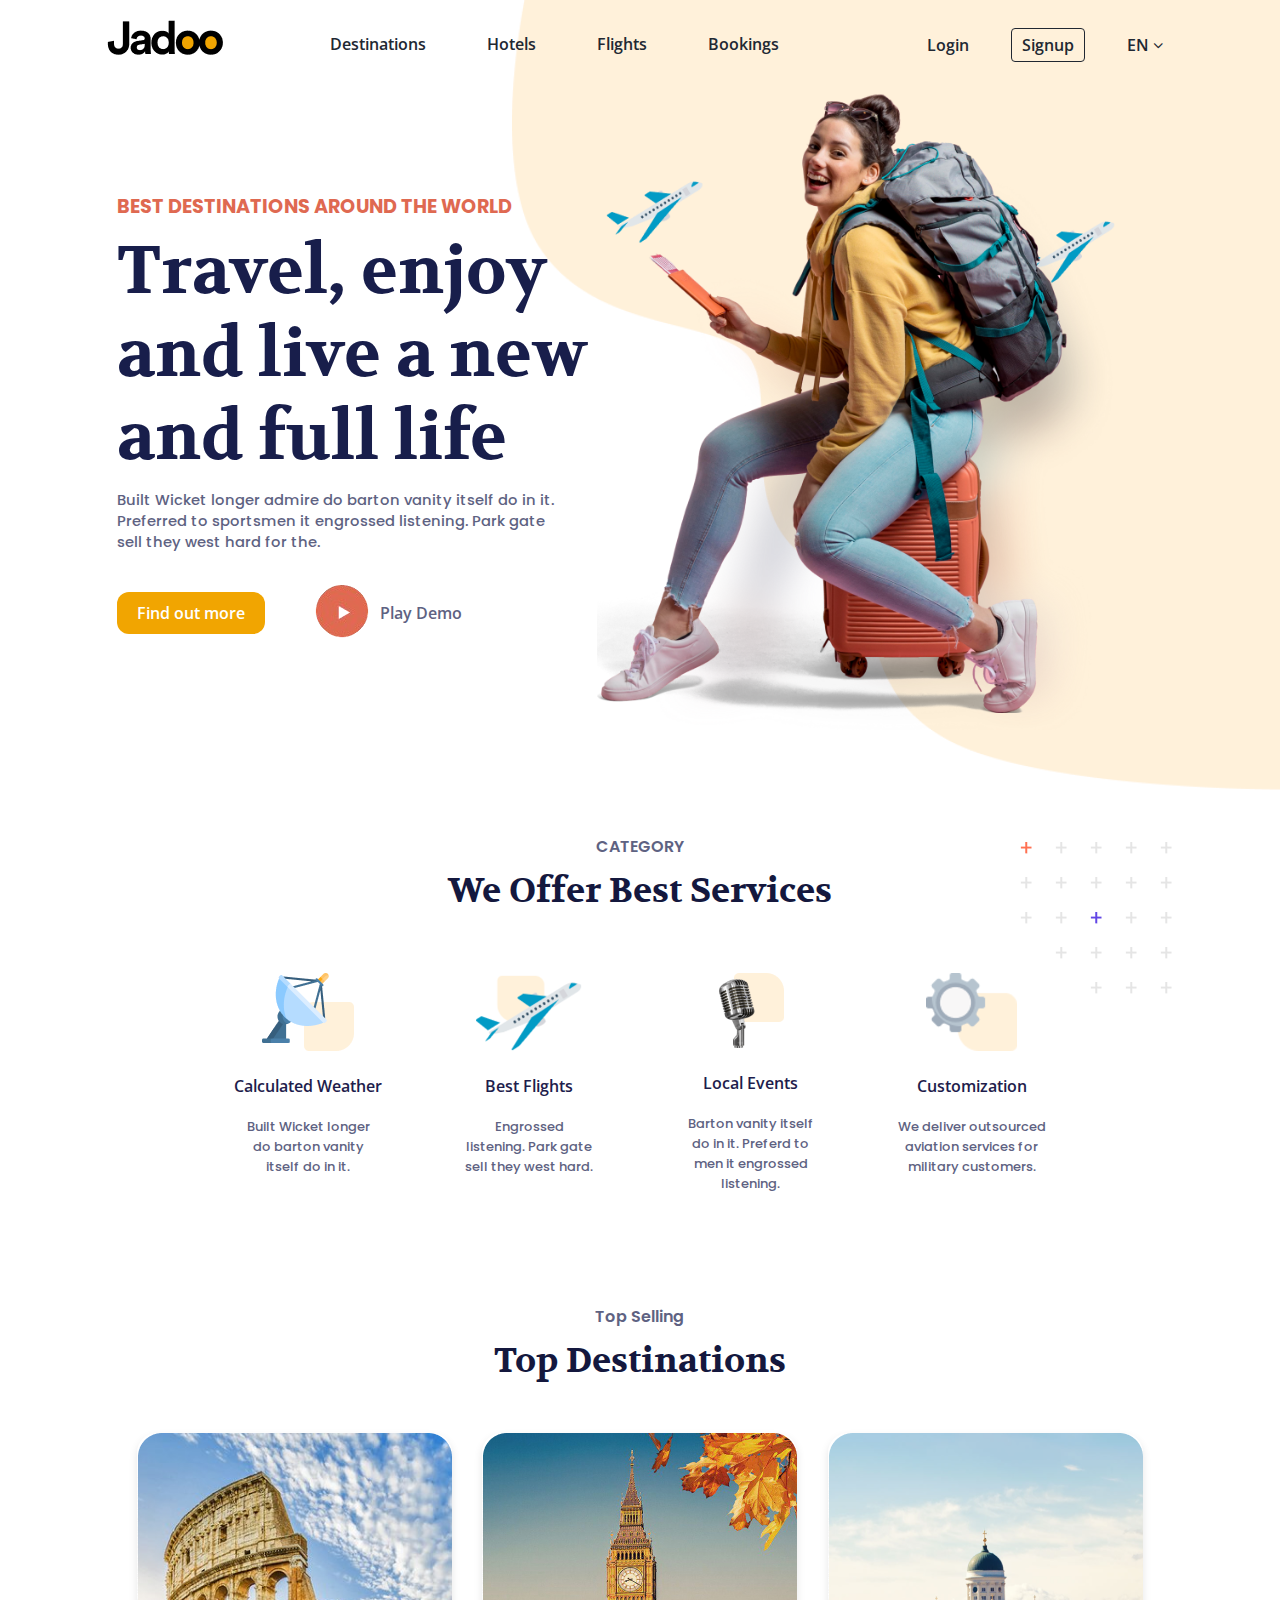
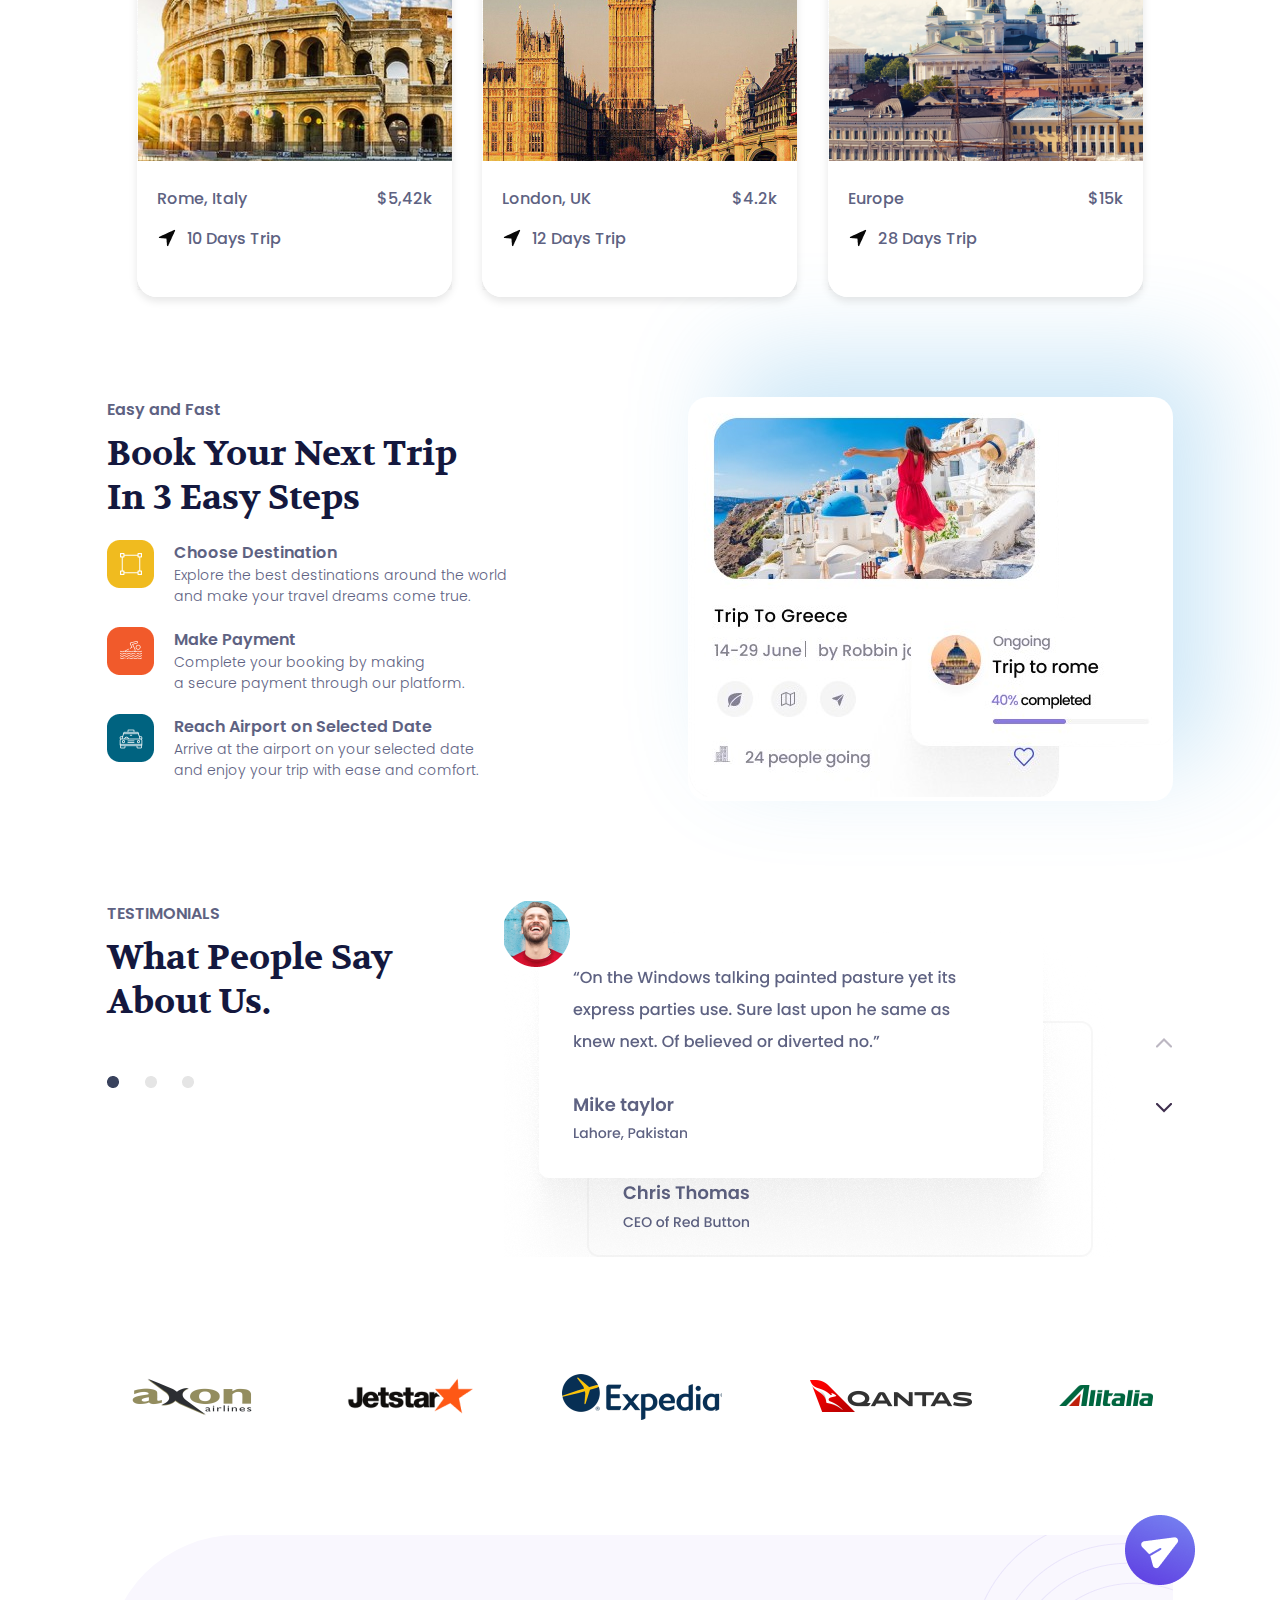
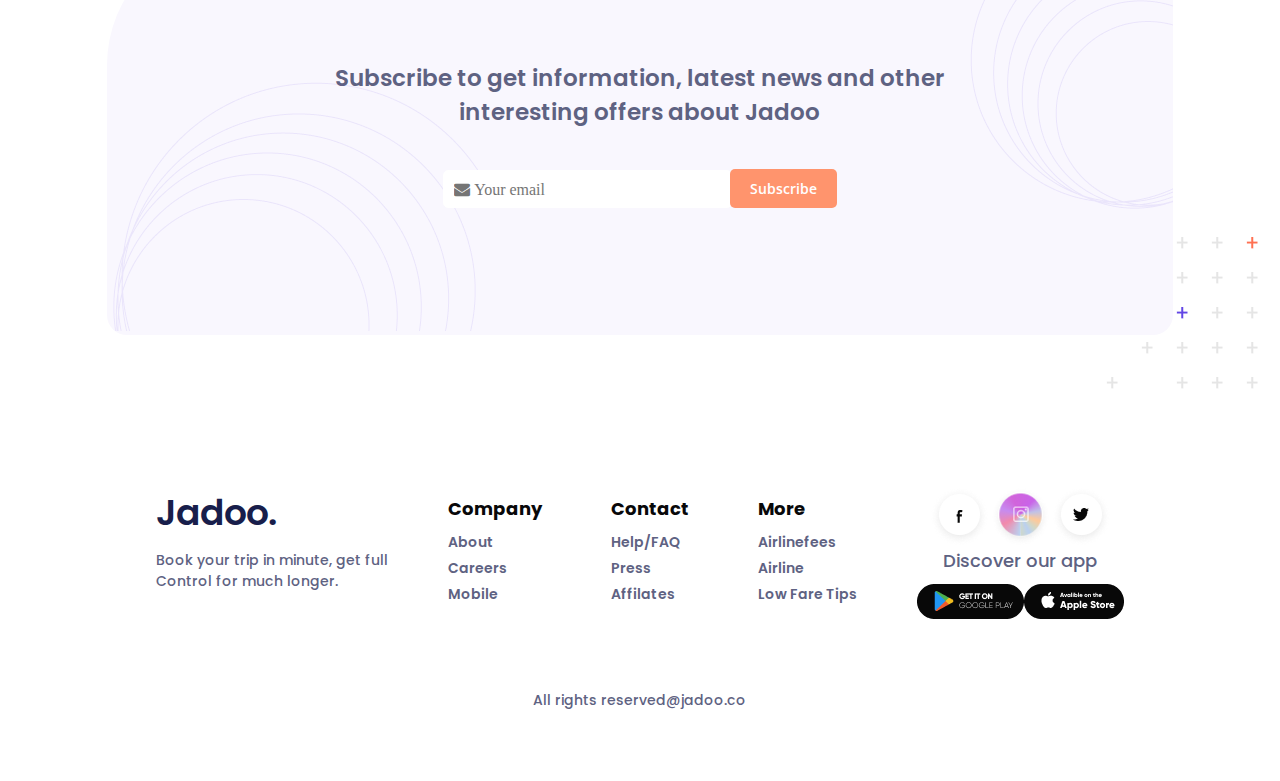
<file: figma-clone/index.html>
<!DOCTYPE html>
<html lang="en">
  <head>
    <meta charset="UTF-8" />
    <meta name="viewport" content="width=device-width, initial-scale=1.0" />
    <title>Jadoo expo</title>
    <link rel="stylesheet" href="./css/style.css" />
    <link
      rel="stylesheet"
      href="https://cdnjs.cloudflare.com/ajax/libs/font-awesome/4.7.0/css/font-awesome.min.css"
    />
  </head>
  <body>
    <div class="container main-container">
      <header>
        <div class="inner-container header-container">
          <nav class="nav-bar dis-fl">
            <div class="logo">
              <a href="#">
                <img src="./images/logo.png" alt="logo" />
              </a>
            </div>
            <div class="nav-menu-container dis-fl">
              <div class="nav-menu">
                <ul class="nav-menu-list dis-fl open-sans-semibold">
                  <li class="nav-menu-item"><a href="#">Destinations</a></li>
                  <li class="nav-menu-item"><a href="#">Hotels</a></li>
                  <li class="nav-menu-item"><a href="#">Flights</a></li>
                  <li class="nav-menu-item"><a href="#">Bookings</a></li>
                  <li class="nav-menu-item menu-button"><a href="#"><img src="./images/menu.png" alt="menu.png"></a></li>
                </ul>
              </div>
              <div class="left-nav-container">
                <ul class="nav-login-list dis-fl open-sans-semibold">
                  <li class="nav-login-item"><a href="#">Login</a></li>
                  <li class="nav-login-item border"><a href="#">Signup</a></li>
                  <li class="nav-login-item">
                    <a href="#">EN <i class="fa fa-angle-down"></i></a>
                  </li>
                  <li class="nav-login-item user-icon-img">
                    <img src="./images/user-icon.png" alt="user-icon.png" />
                  </li>
                </ul>
              </div>
            </div>
          </nav>
        </div>
      </header>
      <main>
        <div class="inner-container landing-container">
          <div class="text-container">
            <div class="text-1 poppins-bold">
              <p>BEST DESTINATIONS AROUND THE WORLD</p>
            </div>
            <div class="text-2 volkhov-bold">
              <p>Travel, enjoy<br />and live a new<br />and full life</p>
            </div>
            <div class="text-3 poppins-normal">
              <p>
                Built Wicket longer admire do barton vanity itself do in it.<br />
                Preferred to sportsmen it engrossed listening. Park gate<br />
                sell they west hard for the.
              </p>
            </div>
            <div class="text-bottom-container">
              <div class="find-out-more open-sans-semibold">
                <a href="#">Find out more</a>
              </div>
              <div class="play-demo-button">
                <a href="#"
                  ><img src="./images/play-button.png" alt="play-button"
                /></a>
              </div>
              <div class="play-demo open-sans-semibold">
                <a href="#">Play Demo</a>
              </div>
            </div>
          </div>
          <div class="image-container">
            <img
              src="./images/traveller-fit.png"
              alt="Travel Image"
              class="travel-image"
            />
          </div>
        </div>

        <div class="inner-container service-container">
          <div class="service-heading-container">
            <div class="service-heading-1 poppins-semibold">
              <p>CATEGORY</p>
            </div>
            <div class="service-heading-2 volkhov-bold">
              <p>We Offer Best Services</p>
            </div>
          </div>
          <div class="service-body-container">
            <div class="service-1">
              <div class="service-1-logo">
                <img src="./images/calculated-weather.png" alt="weather.png" />
              </div>
              <div class="service-1-heading open-sans-semibold">
                <p>Calculated Weather</p>
              </div>
              <div class="service-1-content poppins-normal">
                <p>Built Wicket longer do barton vanity itself do in it.</p>
              </div>
            </div>
            <div class="service-2">
              <div class="service-2-logo">
                <img src="./images/best-flights-1.png" alt="best-flights.png" />
              </div>
              <div class="service-2-heading open-sans-semibold">
                <p>Best Flights</p>
              </div>
              <div class="service-2-content poppins-normal">
                <p>Engrossed listening. Park gate sell they west hard.</p>
              </div>
            </div>
            <div class="service-3">
              <div class="service-3-logo">
                <img src="./images/local-events.png" alt="local-events.png" />
              </div>
              <div class="service-3-heading open-sans-semibold">
                <p>Local Events</p>
              </div>
              <div class="service-3-content poppins-normal">
                <p>
                  Barton vanity itself do in it. Preferd to men it engrossed
                  listening.
                </p>
              </div>
            </div>
            <div class="service-4">
              <div class="service-4-logo">
                <img
                  src="./images/customization-1.png"
                  alt="customization.png"
                />
              </div>
              <div class="service-4-heading open-sans-semibold">
                <p>Customization</p>
              </div>
              <div class="service-4-content poppins-normal">
                <p>
                  We deliver outsourced aviation services for military
                  customers.
                </p>
              </div>
            </div>
          </div>
        </div>

        <div class="inner-container destination-container">
          <div class="destination-heading-container">
            <div class="destination-heading-1 poppins-semibold">
              <p>Top Selling</p>
            </div>
            <div class="destination-heading-2 volkhov-bold">
              <p>Top Destinations</p>
            </div>
          </div>
          <div class="destination-body-container poppins-normal">
            <div class="destination-1">
              <div class="destination-1-image">
                <img src="./images/rome-fit.png" alt="rome.png" />
                <div class="destination-info">
                  <div class="destination-header">
                    <p class="destination-name">Rome, Italy</p>
                    <p class="destination-price">$5,42k</p>
                  </div>
                  <div class="destination-footer">
                    <img src="./images/navigation.png" alt="nav.png" />
                    <p>10 Days Trip</p>
                  </div>
                </div>
              </div>
            </div>
            <div class="destination-2">
              <div class="destination-2-image">
                <img src="./images/london-fit.png" alt="london.png" />
                <div class="destination-info">
                  <div class="destination-header">
                    <p class="destination-name">London, UK</p>
                    <p class="destination-price">$4.2k</p>
                  </div>
                  <div class="destination-footer">
                    <img src="./images/navigation.png" alt="nav.png" />
                    <p>12 Days Trip</p>
                  </div>
                </div>
              </div>
            </div>
            <div class="destination-3">
              <div class="destination-3-image">
                <img src="./images/europe-fit.png" alt="europe.png" />
                <div class="destination-info">
                  <div class="destination-header">
                    <p class="destination-name">Europe</p>
                    <p class="destination-price">$15k</p>
                  </div>
                  <div class="destination-footer">
                    <img src="./images/navigation.png" alt="nav.png" />
                    <p>28 Days Trip</p>
                  </div>
                </div>
              </div>
            </div>
          </div>
        </div>

        <div class="inner-container waystobook-container">
          <div class="waystobook-content-container">
            <div class="waystobook-heading">
              <div class="waystobook-heading-1 poppins-semibold">
                <p>Easy and Fast</p>
              </div>
              <div class="waystobook-heading-2 volkhov-bold">
                <p>
                  Book Your Next Trip <br />
                  In 3 Easy Steps
                </p>
              </div>
            </div>
            <div class="waystobook-body">
              <div class="waystobook-content">
                <div class="content-1">
                  <div class="content-1-icon">
                    <img src="./images/content-1.png" alt="destination.png" />
                  </div>
                  <div class="content-1-text">
                    <div class="content-1-text-heading poppins-semibold">
                      <p>Choose Destination</p>
                    </div>
                    <div class="content-1-text-body poppins-normal">
                      <p>
                        Explore the best destinations around the world<br />
                        and make your travel dreams come true.
                      </p>
                    </div>
                  </div>
                </div>
                <div class="content-2">
                  <div class="content-2">
                    <div class="content-2-icon">
                      <img src="./images/content-2.png" alt="adventure.png" />
                    </div>
                    <div class="content-2-text">
                      <div class="content-2-text-heading poppins-semibold">
                        <p>Make Payment</p>
                      </div>
                      <div class="content-2-text-body poppins-normal">
                        <p>
                          Complete your booking by making<br />
                          a secure payment through our platform.
                        </p>
                      </div>
                    </div>
                  </div>
                </div>
                <div class="content-3">
                  <div class="content-3">
                    <div class="content-3-icon">
                      <img src="./images/content-3.png" alt="experience.png" />
                    </div>
                    <div class="content-3-text">
                      <div class="content-3-text-heading poppins-semibold">
                        <p>Reach Airport on Selected Date</p>
                      </div>
                      <div class="content-3-text-body poppins-normal">
                        <p>
                          Arrive at the airport on your selected date<br />
                          and enjoy your trip with ease and comfort.
                        </p>
                      </div>
                    </div>
                  </div>
                </div>
              </div>
            </div>
          </div>

          <div class="waystobook-image">
            <img
              src="./images/trip-to-greece-fit.png"
              alt="trip-to-greece.png"
            />
          </div>
        </div>

        <div class="inner-container testimonials-container">
          <div class="testimonials-heading-container">
            <div class="testimonials-heading">
              <div class="testimonials-heading-1 poppins-semibold">
                <p>TESTIMONIALS</p>
              </div>
              <div class="testimonials-heading-2 volkhov-bold">
                <p>What People Say<br />About Us.</p>
              </div>
            </div>
            <div class="testimonials-dots">
              <div class="dots">
                <img src="./images/dots.png" alt="dots.png" />
              </div>
            </div>
          </div>
          <div class="testimonials-body-container">
            <img src="./images/about-us-fit.png" alt="about-us.png" />
          </div>
        </div>

        <div class="inner-container client-container">
          <div class="client-body">
            <div class="client-1">
              <img src="./images/client-1.png" alt="client-1.png" />
            </div>
            <div class="client-2">
              <img src="./images/client-2.png" alt="client-2.png" />
            </div>
            <div class="client-3">
              <img src="./images/client-3.png" alt="client-3.png" />
            </div>
            <div class="client-4">
              <img src="./images/client-4.png" alt="client-4.png" />
            </div>
            <div class="client-5">
              <img src="./images/client-5.png" alt="client-5.png" />
            </div>
          </div>
        </div>

        <div class="inner-container subscribe-container">
          <div class="subscribe-text poppins-semibold">
            <p>
              Subscribe to get information, latest news and other<br />
              interesting offers about Jadoo
            </p>
          </div>
          <div class="subscribe-input">
            <div class="email-input open-sans-semibold">
              <input
                type="email"
                placeholder="&#xf0e0; Your email"
                class="email-field"
              />
            </div>
            <div class="subscribe-submit">
              <button type="submit" class="subscribe-button open-sans-semibold">
                Subscribe
              </button>
            </div>
          </div>
          <div class="spiral-1">
            <img src="./images/spiral-1-fit.png" alt="spiral-1.png" />
          </div>
          <div class="spiral-2">
            <img src="./images/spiral-2-fit.png" alt="spiral-2.png" />
          </div>
          <div class="arrow-image">
            <img src="./images/arrow-icon.png" alt="arrow-icon.png" />
          </div>
          <div class="subscribe-bg-image">
            <img src="./images/subscribe-bg.png" alt="subscribe-bg.png" />
          </div>
        </div>
      </main>
      <footer>
        <div class="inner-container footer-container">
          <div class="footer-col-1">
            <div class="footer-col-1-row-1 poppins-semibold">
              <p>Jadoo.</p>
            </div>
            <div class="footer-col-1-row-2 poppins-normal">
              <p>
                Book your trip in minute, get full<br />Control for much longer.
              </p>
            </div>
          </div>
          <div class="footer-col-2">
            <div class="footer-col-2-row-1 poppins-bold">
              <p>Company</p>
            </div>
            <div class="footer-col-2-row-2 poppins-semibold">
              <p>About</p>
              <p>Careers</p>
              <p>Mobile</p>
            </div>
          </div>
          <div class="footer-col-3">
            <div class="footer-col-3-row-1 poppins-bold">
              <p>Contact</p>
            </div>
            <div class="footer-col-3-row-2 poppins-semibold">
              <p>Help/FAQ</p>
              <p>Press</p>
              <p>Affilates</p>
            </div>
          </div>
          <div class="footer-col-4">
            <div class="footer-col-4-row-1 poppins-bold">
              <p>More</p>
            </div>
            <div class="footer-col-4-row-2 poppins-semibold">
              <p>Airlinefees</p>
              <p>Airline</p>
              <p>Low Fare Tips</p>
            </div>
          </div>
          <div class="footer-col-5">
            <div class="footer-col-5-row-1 dis-fl">
              <img src="./images/fb.png" alt="fb.png" />
              <img src="./images/instagram.png" alt="instagram.png" />
              <img src="./images/x.png" alt="twitter.png" />
            </div>
            <div class="footer-col-5-row-2 poppins-normal">
              <p>Discover our app</p>
            </div>
            <div class="footer-col-5-row-3 dis-fl">
              <img src="./images/google-play.png" alt="google-play.png" />
              <img src="./images/apple-store.png" alt="apple-store.png" />
            </div>
          </div>
        </div>
        <div class="inner-container license-container poppins-normal">
          <p>All rights reserved@jadoo.co</p>
        </div>
      </footer>
    </div>
  </body>
</html>
</file>
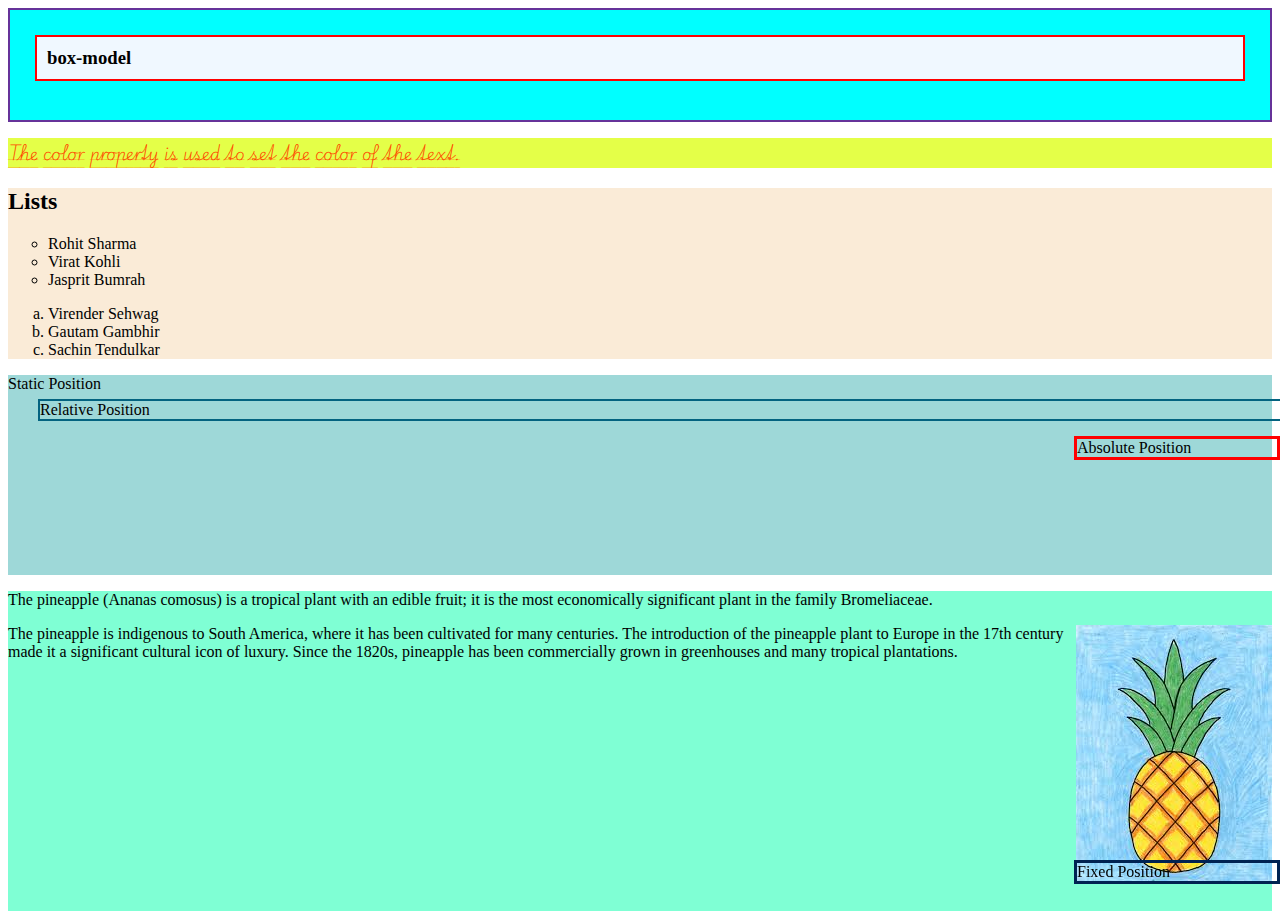
<file: day1/task-1.html>
<!DOCTYPE html>
<html lang="en">
  <head>
    <meta charset="UTF-8" />
    <meta name="viewport" content="width=device-width, initial-scale=1.0" />
    <title>TASK-1</title>
    <link rel="stylesheet" href="./css/box-model.css" />
    <link rel="stylesheet" href="./css/fonts.css" />
    <link rel="stylesheet" href="./css/lists.css" />
    <link rel="stylesheet" href="./css/positions.css" />
    <link rel="stylesheet" href="./css/float.css" />
  </head>
  <body>
    <!--Box Model-->
    <div class="box-model">
      <h3>box-model</h3>
    </div>

    <!--Fonts-->
    <div class="fonts">
      <p id="text-color">
        The color property is used to set the color of the text.
      </p>
    </div>

    <!--Lists-->
    <div class="lists">
      <h2>Lists</h2>
      <!--Unordered List-->
      <div class="ul-class">
        <ul class="ul">
          <li>Rohit Sharma</li>
          <li>Virat Kohli</li>
          <li>Jasprit Bumrah</li>
        </ul>
      </div>
      <!--Ordered List-->
      <div class="ol-class">
        <ol class="ol">
          <li>Virender Sehwag</li>
          <li>Gautam Gambhir</li>
          <li>Sachin Tendulkar</li>
        </ol>
      </div>
    </div>

    <!--Position-->
    <div class="position">
      <p class="static">Static Position</p>
      <p class="relative">Relative Position</p>
      <p class="fixed">Fixed Position</p>
      <p class="absolute">Absolute Position</p>
    </div>

    <!--Float-->
    <div class="float">
      <p>
        The pineapple (Ananas comosus) is a tropical plant with an edible fruit;
        it is the most economically significant plant in the family
        Bromeliaceae.
      </p>
      <p>
        <img
          class="pineapple-image"
          src="./images/pineapple.jpeg"
          alt="pineapple.jpeg"
        />
        The pineapple is indigenous to South America, where it has been
        cultivated for many centuries. The introduction of the pineapple plant
        to Europe in the 17th century made it a significant cultural icon of
        luxury. Since the 1820s, pineapple has been commercially grown in
        greenhouses and many tropical plantations.
      </p>
    </div>
  </body>
</html>
</file>
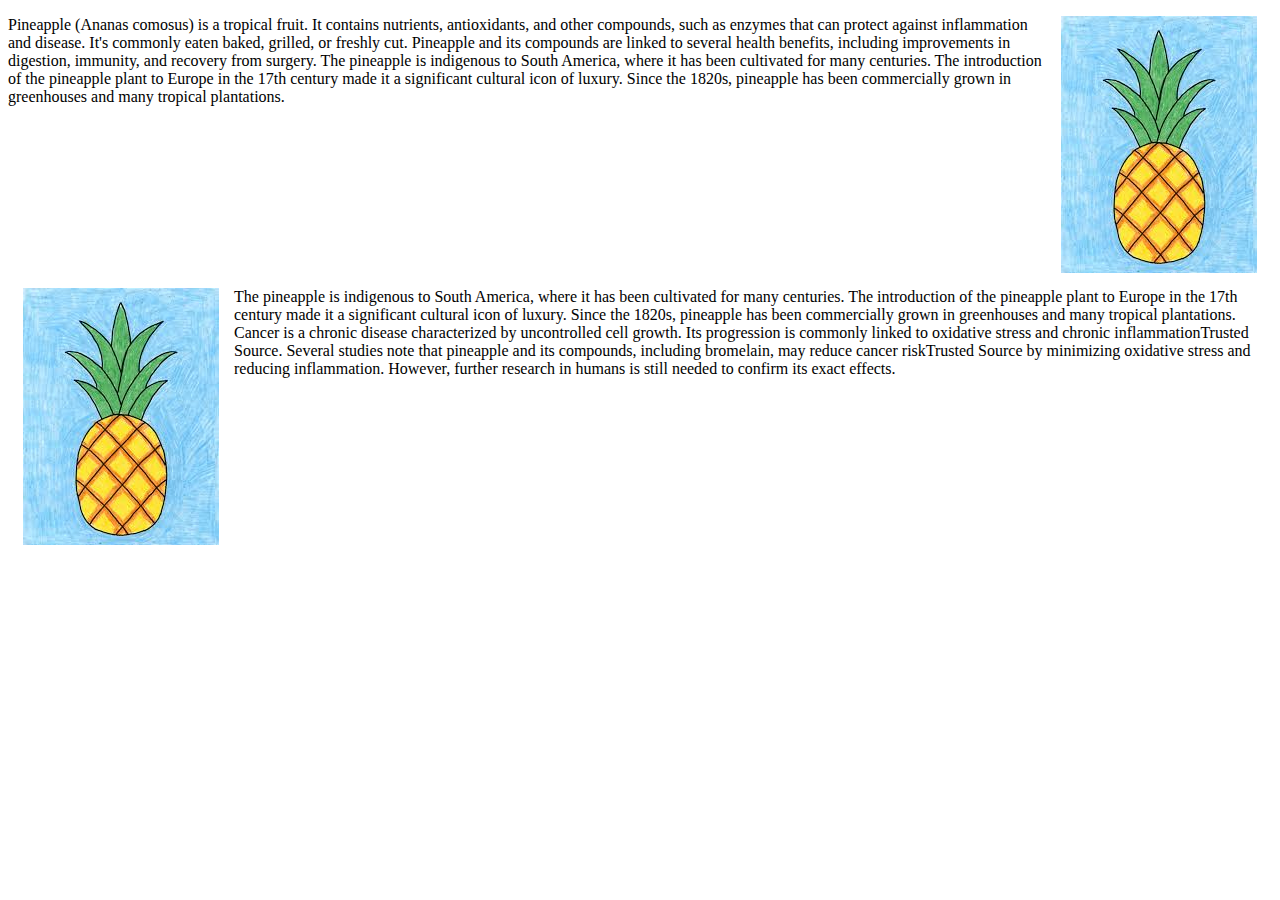
<file: task-2/float.html>
<!DOCTYPE html>
<html lang="en">
  <head>
    <meta charset="UTF-8" />
    <meta name="viewport" content="width=device-width, initial-scale=1.0" />
    <title>Float</title>
    <link rel="stylesheet" href="./css/style.css" />
  </head>
  <body>
    <div class="div-1">
      <p class="p1">
        <img
          class="pineapple-right"
          src="./images/pineapple.jpeg"
          alt="pineapple.jpeg"
        />
        Pineapple (Ananas comosus) is a tropical fruit. It contains nutrients,
        antioxidants, and other compounds, such as enzymes that can protect
        against inflammation and disease. It's commonly eaten baked, grilled, or
        freshly cut. Pineapple and its compounds are linked to several health
        benefits, including improvements in digestion, immunity, and recovery
        from surgery. The pineapple is indigenous to South America, where it has
        been cultivated for many centuries. The introduction of the pineapple
        plant to Europe in the 17th century made it a significant cultural icon
        of luxury. Since the 1820s, pineapple has been commercially grown in
        greenhouses and many tropical plantations.
      </p>
    </div>
    <div class="div-2">
      <p class="p2">
        <img
          class="pineapple-left"
          src="./images/pineapple.jpeg"
          alt="pineapple.jpeg"
        />
        The pineapple is indigenous to South America, where it has been
        cultivated for many centuries. The introduction of the pineapple plant
        to Europe in the 17th century made it a significant cultural icon of
        luxury. Since the 1820s, pineapple has been commercially grown in
        greenhouses and many tropical plantations. Cancer is a chronic disease
        characterized by uncontrolled cell growth. Its progression is commonly
        linked to oxidative stress and chronic inflammationTrusted Source.
        Several studies note that pineapple and its compounds, including
        bromelain, may reduce cancer riskTrusted Source by minimizing oxidative
        stress and reducing inflammation. However, further research in humans is
        still needed to confirm its exact effects.
      </p>
    </div>
  </body>
</html>
</file>
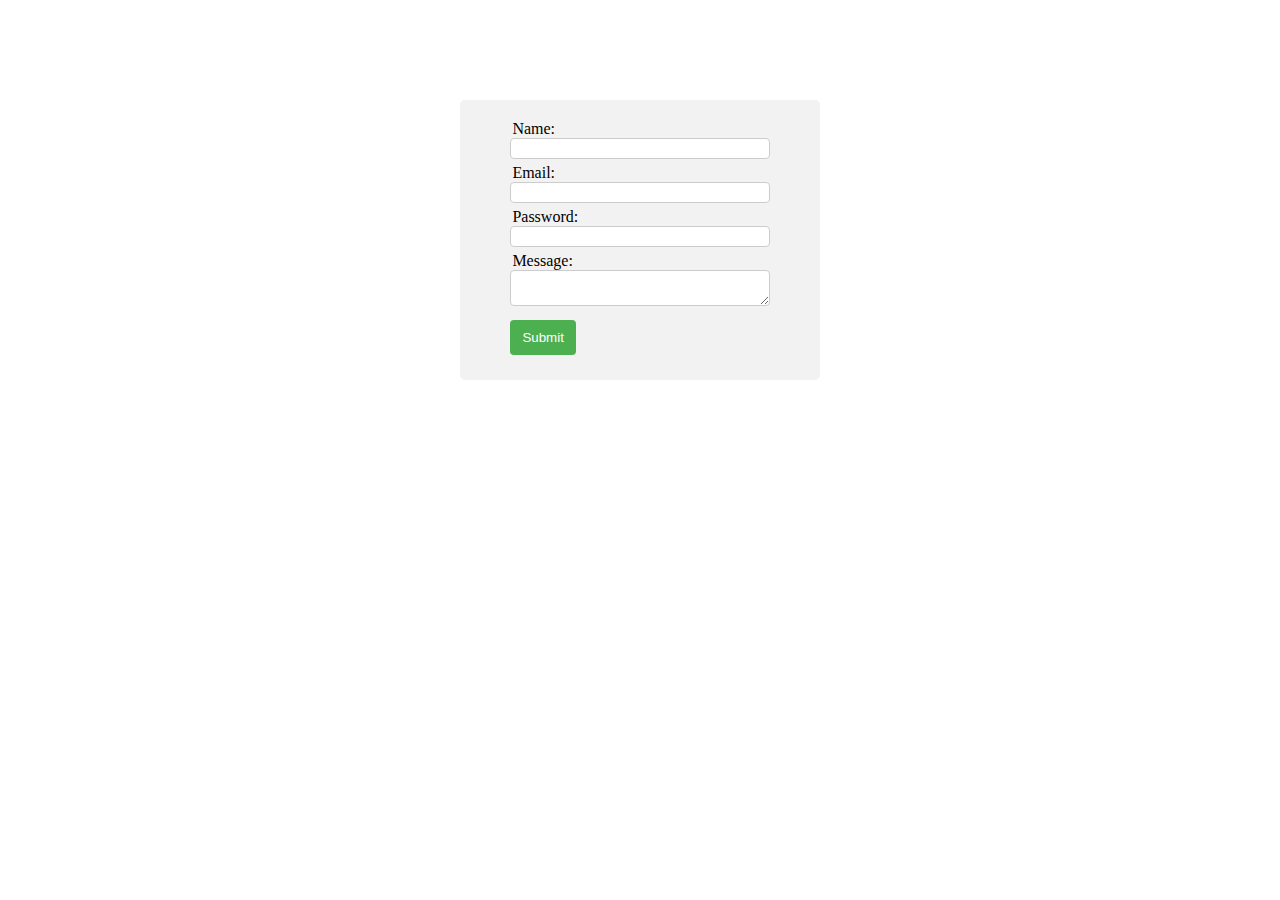
<file: task-2/form.html>
<!DOCTYPE html>
<html lang="en">
<head>
    <meta charset="UTF-8">
    <meta name="viewport" content="width=device-width, initial-scale=1.0">
    <title>Form</title>
    <link rel="stylesheet" href="css/form.css">
</head>
<body>
    <main>
        <div class="form-container">
            <div class="form-body">
                <form action="/submit" method="post">
                    <div class="form-group">
                        <label for="name">Name:</label>
                        <input type="text" id="name" name="name" required>
                    </div>
                    <div class="form-group">
                        <label for="email">Email:</label>
                        <input type="email" id="email" name="email" required>
                    </div>
                    <div class="form-group">
                        <label for="password">Password:</label>
                        <input type="password" id="password" name="password" required></password>
                    </div>
                    <div class="form-group">
                        <label for="message">Message:</label>
                        <textarea id="message" name="message" required></textarea>
                    </div>
                    <button type="submit">Submit</button>
                </form>
            </div>
        </div>
    </main>
</body>
</html>
</file>
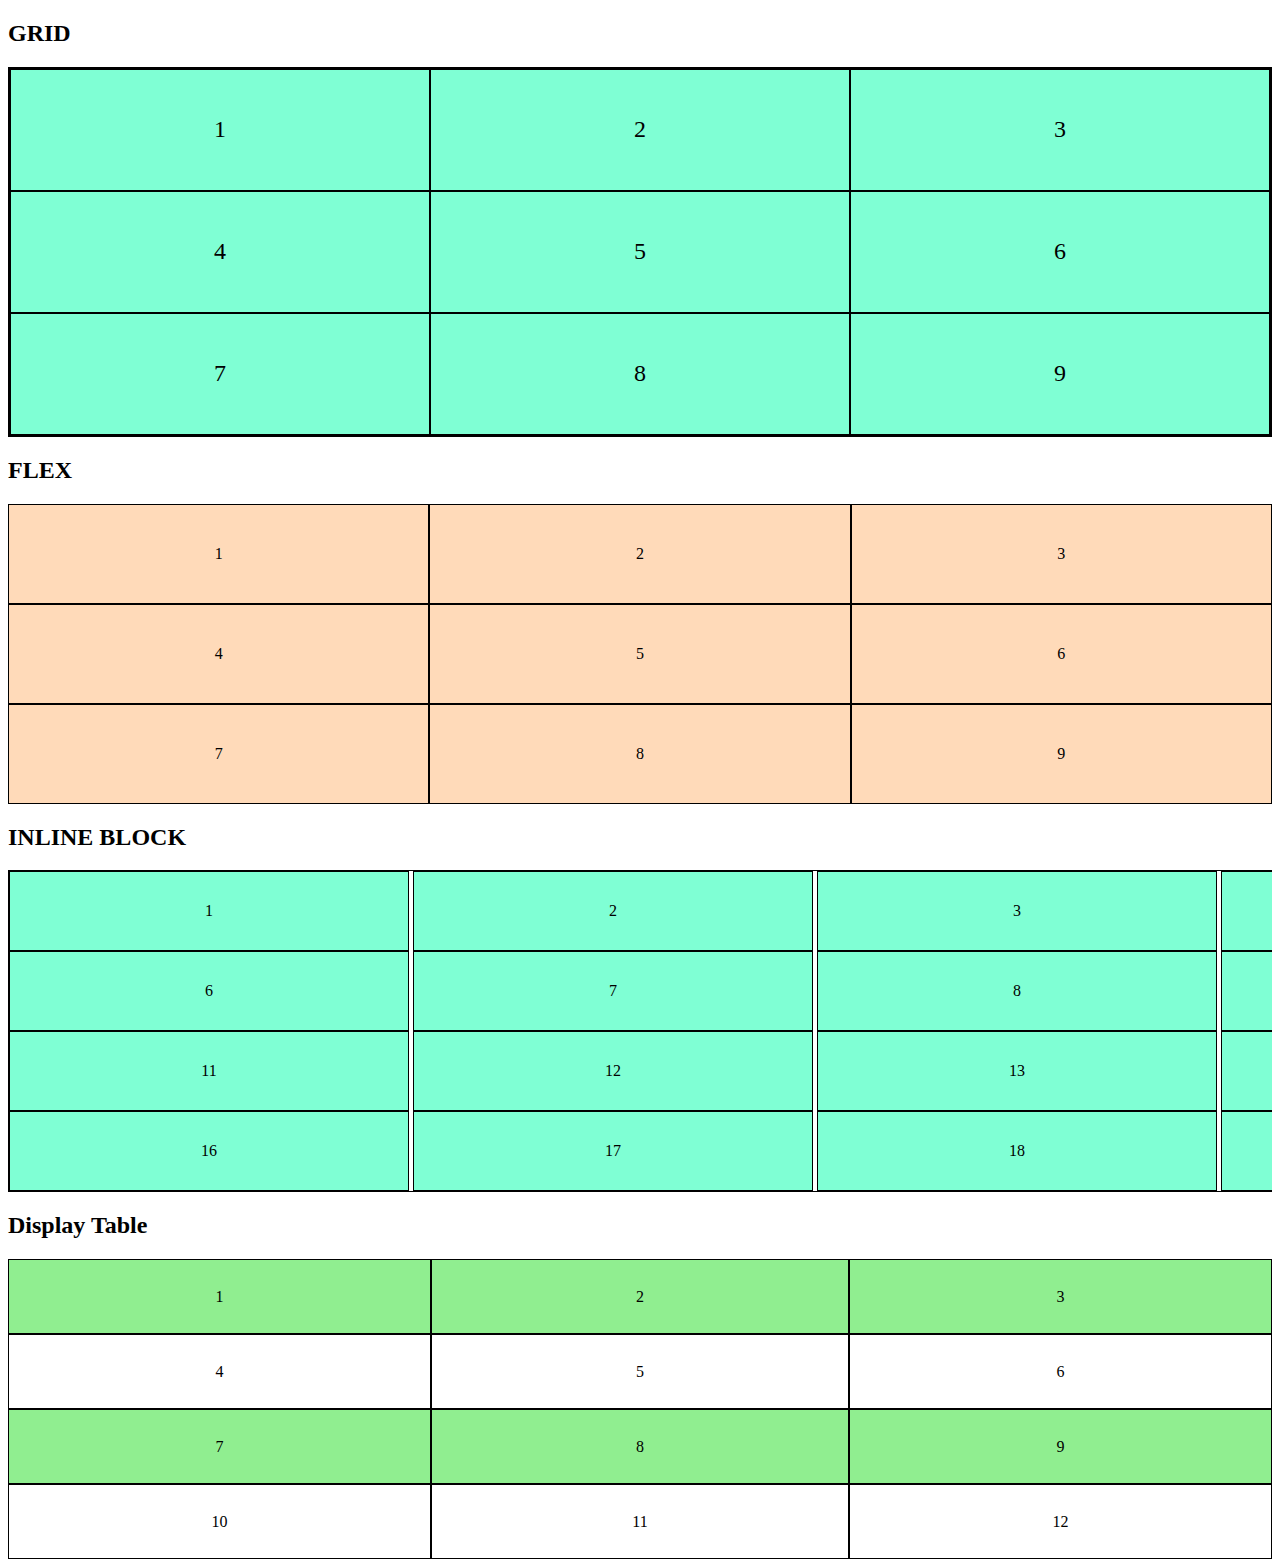
<file: task-2/table.html>
<!DOCTYPE html>
<html lang="en">
  <head>
    <meta charset="UTF-8" />
    <meta name="viewport" content="width=device-width, initial-scale=1.0" />
    <title>grid-table</title>
    <link rel="stylesheet" href="./css/style.css" />
  </head>
  <body>
    <main>
      <!-- Grid -->
      <h2>GRID</h2>
      <div>
        <div class="grid-container">
          <div class="grid-item">1</div>
          <div class="grid-item">2</div>
          <div class="grid-item">3</div>
          <div class="grid-item">4</div>
          <div class="grid-item">5</div>
          <div class="grid-item">6</div>
          <div class="grid-item">7</div>
          <div class="grid-item">8</div>
          <div class="grid-item">9</div>
        </div>
      </div>

      <!-- Flex -->
      <h2>FLEX</h2>
      <div>
        <div class="flex-container">
          <div class="flex-row">
            <div class="flex-item">1</div>
            <div class="flex-item">2</div>
            <div class="flex-item">3</div>
          </div>
          <div class="flex-row">
            <div class="flex-item">4</div>
            <div class="flex-item">5</div>
            <div class="flex-item">6</div>
          </div>
          <div class="flex-row">
            <div class="flex-item">7</div>
            <div class="flex-item">8</div>
            <div class="flex-item">9</div>
          </div>
        </div>
      </div>

      <!-- Inline block -->
      <h2>INLINE BLOCK</h2>
      <div class="inline-div">
        <div class="inline-container">
          <div class="inline-row">
            <div class="inline-item">1</div>
            <div class="inline-item">2</div>
            <div class="inline-item">3</div>
            <div class="inline-item">4</div>
            <div class="inline-item">5</div>
          </div>
          <div class="inline-row">
            <div class="inline-item">6</div>
            <div class="inline-item">7</div>
            <div class="inline-item">8</div>
            <div class="inline-item">9</div>
            <div class="inline-item">10</div>
          </div>
          <div class="inline-row">
            <div class="inline-item">11</div>
            <div class="inline-item">12</div>
            <div class="inline-item">13</div>
            <div class="inline-item">14</div>
            <div class="inline-item">15</div>
          </div>
          <div class="inline-row">
            <div class="inline-item">16</div>
            <div class="inline-item">17</div>
            <div class="inline-item">18</div>
            <div class="inline-item">19</div>
            <div class="inline-item">20</div>
          </div>
        </div>
      </div>
      <!-- display table -->
      <h2>Display Table</h2>
      <div>
        <div class="display-table-container">
          <div class="display-table-row">
            <div class="display-table-cell">1</div>
            <div class="display-table-cell">2</div>
            <div class="display-table-cell">3</div>
          </div>
          <div class="display-table-row">
            <div class="display-table-cell">4</div>
            <div class="display-table-cell">5</div>
            <div class="display-table-cell">6</div>
          </div>
          <div class="display-table-row">
            <div class="display-table-cell">7</div>
            <div class="display-table-cell">8</div>
            <div class="display-table-cell">9</div>
          </div>
          <div class="display-table-row">
            <div class="display-table-cell">10</div>
            <div class="display-table-cell">11</div>
            <div class="display-table-cell">12</div>
          </div>
        </div>
      </div>
    </main>
  </body>
</html>
</file>
<file: figma-clone/css/style.css>
@import url("https://fonts.googleapis.com/css2?family=Open+Sans:ital,wght@0,300..800;1,300..800&family=Playwrite+DE+VA+Guides&family=Tinos:ital,wght@0,400;0,700;1,400;1,700&display=swap");
@import url("https://fonts.googleapis.com/css2?family=Open+Sans:ital,wght@0,300..800;1,300..800&family=Playwrite+DE+VA+Guides&family=Poppins:ital,wght@0,100;0,200;0,300;0,400;0,500;0,600;0,700;0,800;0,900;1,100;1,200;1,300;1,400;1,500;1,600;1,700;1,800;1,900&family=Tinos:ital,wght@0,400;0,700;1,400;1,700&display=swap");
@import url("https://fonts.googleapis.com/css2?family=Open+Sans:ital,wght@0,300..800;1,300..800&family=Playwrite+DE+VA+Guides&family=Poppins:ital,wght@0,100;0,200;0,300;0,400;0,500;0,600;0,700;0,800;0,900;1,100;1,200;1,300;1,400;1,500;1,600;1,700;1,800;1,900&family=Tinos:ital,wght@0,400;0,700;1,400;1,700&family=Volkhov:ital,wght@0,400;0,700;1,400;1,700&display=swap");

* {
  margin: 0;
  padding: 0;
  box-sizing: content-box;
}

a {
  text-decoration: none;
  color: #212832;
}

ul,
li {
  list-style: none;
}

.dis-fl {
  display: flex;
}

.open-sans-regular {
  font-family: "Open Sans", serif;
  font-weight: 500;
  font-style: normal;
  font-optical-sizing: auto;
}

.open-sans-semibold {
  font-family: "Open Sans", serif;
  font-weight: 600;
  font-style: normal;
  font-optical-sizing: auto;
}

.poppins-normal {
  font-family: "Poppins", serif;
  font-weight: 500;
  font-style: normal;
  font-optical-sizing: auto;
}

.poppins-semibold {
  font-family: "Poppins", serif;
  font-weight: 600;
  font-style: normal;
  font-optical-sizing: auto;
}

.poppins-bold {
  font-family: "Poppins", serif;
  font-weight: 700;
  font-style: normal;
  font-optical-sizing: auto;
}

.volkhov-bold {
  font-family: "Volkhov", serif;
  font-weight: 700;
  font-style: normal;
  font-optical-sizing: auto;
}

.border {
  border: 1px #212832 solid;
  border-radius: 4px;
}

.container {
  width: 1440px;
  margin: 0 auto;
}

.inner-container {
  width: 83.33%;
  margin: 0 auto;
}

.header-container {
  padding-top: 20px;
}

.logo {
  width: 20%;
}

.logo img {
  vertical-align: bottom;
}

.nav-menu-container {
  margin-left: auto;
  margin-top: 8px;
  width: 80%;
  justify-content: space-between;
}

.nav-menu {
  width: 55%;
}

.left-nav-container {
  width: 30%;
}

.nav-menu-list,
.nav-login-list {
  justify-content: space-between;
}

.menu-button {
  display: none;
}

.nav-menu-item,
.nav-login-item {
  padding: 5px 10px;
  align-content: center;
}

.user-icon-img {
  display: none;
}

/* Content */
.main-container {
  background-image: url("../images/decore.png");
  background-position: top right;
  background-repeat: no-repeat;
  background-size: 60%;
}

/* Landing */
.landing-container {
  display: flex;
  margin: 30px auto 100px auto;
}

.text-container {
  padding-top: 100px;
  flex: 1;
  margin-left: 10px;
}

.text-1 {
  color: #df6951;
  font-size: 1.5vw;
}

.text-2 {
  font-size: 5.2vw;
  color: #181e4b;
  margin-top: 10px;
  overflow: visible;
}

.text-3 {
  font-size: 1.15vw;
  color: #5e6282;
  margin-top: 10px;
}

.text-bottom-container {
  display: flex;
  align-items: center;
  margin-top: 30px;
}

.find-out-more {
  background-color: #f1a501;
  padding: 10px 20px;
  border-radius: 12px;
  margin-right: 50px;
}

.find-out-more > a {
  color: white;
}

.play-demo {
  margin-left: 10px;
}

.play-demo > a {
  color: #5e6282;
}

.image-container {
  flex: 1.2;
}

.travel-image {
  width: 90%;
  height: auto;
}

/* service */
.service-container {
  margin: 20px auto 0 auto;
  background-image: url("../images/services-bg.png");
  background-position: top right;
  background-repeat: no-repeat;
  background-size: auto;
}

.service-heading-container > div,
.destination-heading-container > div {
  text-align: center;
}

/* headings */
.service-heading-1,
.destination-heading-1,
.waystobook-heading-1,
.testimonials-heading-1 {
  color: #5e6282;
  margin-bottom: 10px;
}

.service-heading-2,
.destination-heading-2,
.waystobook-heading-2,
.testimonials-heading-2 {
  color: #14183e;
  font-size: 35px;
}

.service-body-container {
  width: 80%;
  margin: 50px auto 0 auto;
  display: flex;
  justify-content: space-between;
}

.service-body-container > div {
  width: 190px;
  display: flex;
  flex-direction: column;
  align-items: center;
}

.service-body-container > div > div {
  padding: 10px;
  text-align: center;
}

.service-1-heading,
.service-2-heading,
.service-3-heading,
.service-4-heading {
  color: #1e1d4c;
}
.service-1-content,
.service-2-content,
.service-3-content {
  margin: 0 20px;
  color: #5e6282;
  font-size: small;
}

.service-4-content {
  color: #5e6282;
  font-size: small;
}

.service-body-container > div:hover {
  box-shadow: 0 4px 8px rgba(0, 0, 0, 0.1);
  border-radius: 10px;
  transition: background-color 0.3s ease;
  transform: scale(1.05);
}

/* Destination */
.destination-container {
  margin: 100px auto 0 auto;
}

.destination-body-container {
  display: flex;
  margin: 50px 0 0 0;
  justify-content: space-evenly;
}

.destination-body-container > div {
  box-shadow: 0 4px 8px rgba(0, 0, 0, 0.1);
  border-radius: 20px;
}

.destination-body-container > div:hover {
  transition: background-color 0.3s ease;
  transform: scale(1.05);
  transition: 0.2s;
}

.destination-1-image,
.destination-2-image,
.destination-3-image {
  position: relative;
}

.destination-info {
  position: absolute;
  bottom: 0;
  width: 100%;
  height: 25%;
  background: rgba(255, 255, 255, 1);
  color: #5e6282;
  text-align: center;
  padding: 10px 0;
  border-radius: 0 0 20px 20px;
}

.destination-header {
  display: flex;
  justify-content: space-between;
  margin: 15px 20px;
}

.destination-footer {
  display: flex;
  align-items: center;
  margin: 0 20px;
}

.destination-footer img {
  margin-right: 10px;
}

/* Steps to book */
.waystobook-container {
  margin: 100px auto 0 auto;
  display: flex;
  justify-content: space-between;
}

.waystobook-content-container {
  display: flex;
  flex-direction: column;
  justify-content: space-between;
  flex: 1;
}

.waystobook-image {
  border-radius: 20px;
  box-shadow: 40px -40px 100px rgba(89, 177, 230, 0.3);
}

.content-1,
.content-2,
.content-3 {
  display: flex;
}

.waystobook-content {
  margin-top: 20px;
}

.waystobook-content > div {
  margin-bottom: 20px;
}

.waystobook-content > div > div img {
  margin-right: 20px;
}

.content-1-text-heading,
.content-2-text-heading,
.content-3-text-heading {
  color: #5e6282;
  font-size: medium;
}

.content-1-text-body,
.content-2-text-body,
.content-3-text-body {
  color: #5e6282;
  font-weight: 350;
  font-size: 14px;
}

.testimonials-container {
  margin: 100px auto 0 auto;
  display: flex;
  justify-content: space-between;
}

.testimonials-heading-container {
  display: flex;
  flex-direction: column;
}

.dots {
  margin-top: 50px;
}

.client-container {
  margin: 100px auto;
}

.client-body {
  display: flex;
  align-items: center;
  justify-content: space-between;
}

.client-body > div {
  padding: 10px 20px;
}

.client-body > div:hover {
  box-shadow: 0 4px 8px rgba(0, 0, 0, 0.1);
  border-radius: 15px;
  transition: background-color 0.3s ease;
  transform: scale(1.03);
}

.subscribe-container {
  height: 400px;
  margin: 100px auto 0 auto;
  background-color: #f9f7fe;
  display: flex;
  justify-content: center;
  flex-direction: column;
  border-radius: 130px 20px 20px 20px;
  position: relative;
}

.subscribe-text {
  color: #5e6282;
  width: 60%;
  text-align: center;
  margin: 0 auto 40px auto;
  font-size: 1.8vw;
}

.subscribe-input {
  width: 50%;
  margin: 0 auto;
  text-align: center;
  display: flex;
  align-items: center;
  justify-content: center;
  z-index: 1;
}

.email-input {
  margin-right: 20px;
  width: 50%;
}

.email-input input {
  width: 100%;
  padding: 10px;
  border: 1px solid #fff;
  border-radius: 5px;
  font-size: 16px;
  font-family: "FontAwesome";
  color: #39425d;
}

.email-input input:focus {
  border-color: grey;
  outline: none;
}

.subscribe-button {
  background-color: #ff946d;
  color: white;
  padding: 10px 20px;
  border: none;
  border-radius: 5px;
  font-size: 14px;
  cursor: pointer;
}

.subscribe-button:hover {
  background-color: #ff7d68;
}

.spiral-1 {
  position: absolute;
  bottom: 0;
  left: 0;
  z-index: 0;
}
.spiral-2 {
  position: absolute;
  top: 0;
  right: 0;
  z-index: 0;
}

.arrow-image {
  position: absolute;
  top: -5%;
  right: -2%;
}

.subscribe-bg-image {
  position: absolute;
  bottom: -16%;
  right: -8%;
}

.footer-container {
  margin: 150px auto 0 auto;
  display: flex;
  justify-content: space-evenly;
}

.footer-col-1-row-1 {
  font-size: 36px;
  color: #181e4b;
  margin-bottom: 10px;
}

.footer-col-1-row-2 {
  font-size: 14px;
  color: #5e6282;
}

.footer-col-2-row-1,
.footer-col-3-row-1,
.footer-col-4-row-1 {
  font-size: 18px;
  padding: 10px 10px 0 10px;
  color: #080809;
}

.footer-col-2-row-2,
.footer-col-3-row-2,
.footer-col-4-row-2 {
  font-size: 14px;
  color: #5e6282;
  padding: 10px;
}

.footer-col-2-row-2 > p,
.footer-col-3-row-2 > p,
.footer-col-4-row-2 > p {
  margin-bottom: 5px;
}

.footer-col-5 {
  display: flex;
  flex-direction: column;
  justify-content: center;
  align-items: center;
}

.footer-col-5-row-2 {
  color: #5e6282;
  font-size: 18px;
  margin-bottom: 10px;
}

.license-container {
  margin: 70px auto;
  color: #5e6282;
  text-align: center;
  font-size: 14px;
}

/* Media Query pixels => 1440, 1200, 1024, 992, 768, 640, 480, 320 */

.container {
  width: 100%;
  margin: 0 auto;
  overflow-x: hidden;
}

/* Media Query pixels => 1440, 1200, 1024, 992, 768, 640, 480, 320 */

@media (max-width: 2560px) {
  .container {
    max-width: 1440px;
  }
}

/* Media Query pixels => 1440, 1200, 1024, 992, 768, 640, 480, 320 */

@media (max-width: 1200px) {
  .landing-container {
    margin-bottom: 50px;
  }

  .text-container {
    padding-top: 70px;
  }

  .find-out-more {
    font-size: 14px;
  }

  .play-demo-button > a > img {
    width: 45px;
  }

  .play-demo {
    font-size: 14px;
  }

  .destination-container {
    margin-top: 50px;
  }

  .destination-body-container {
    margin-top: 30px;
    gap: 10px;
  }

  .destination-1-image > img,
  .destination-2-image > img,
  .destination-3-image > img {
    width: 95%;
  }

  .waystobook-container {
    margin-top: 50px;
  }

  .testimonials-container {
    margin-top: 50px;
  }

  .client-container {
    margin-top: 50px;
    margin-bottom: 0px;
  }

  .subscribe-container {
    height: 300px;
    margin-top: 50px;
  }

  .footer-container {
    margin-top: 100px;
  }

  .subscribe-bg-image {
    display: flex;
    justify-content: center;
    right: -9%;
    bottom: -17%;
  }

  .subscribe-bg-image img {
    width: 90%;
  }
}

/* Media Query pixels => 1440, 1200, 1024, 992, 768, 640, 480, 320 */

@media (max-width: 1150px) {
  .testimonials-body-container {
    flex: 1;
    display: flex;
    justify-content: center;
  }

  .testimonials-body-container > img {
    width: 80%;
  }

  .testimonials-heading-2 {
    font-size: 30px;
  }

  .destination-info {
    font-size: 15px;
  }

  .waystobook-content-container {
    width: 400px;
  }

  .waystobook-image > img {
    width: 400px;
  }
}

/* Media Query pixels => 1440, 1200, 1024, 992, 768, 640, 480, 320 */

@media (max-width: 1024px) {
  .service-container {
    background-size: 140px;
  }

  .service-body-container {
    width: 90%;
  }

  .service-heading-2,
  .destination-heading-2,
  .waystobook-heading-2 {
    font-size: 30px;
  }

  .subscribe-bg-image {
    right: -10%;
    bottom: -16%;
  }

  .subscribe-bg-image img {
    width: 70%;
  }

  .arrow-image > img {
    width: 80%;
  }

  .arrow-image {
    top: -8%;
    right: -4%;
  }

  .client-body > div > img {
    width: 100px;
  }
}

/* Media Query pixels => 1440, 1200, 1024, 992, 768, 640, 480, 320 */

@media (max-width: 992px) {
  .inner-container {
    width: 90%;
  }

  .spiral-2 {
    text-align: end;
  }

  .spiral-1 > img,
  .spiral-2 > img {
    width: 70%;
  }
}

/* Media Query pixels => 1440, 1200, 1024, 992, 768, 640, 480, 320 */

@media (max-width: 890px) {
  .nav-login-item {
    display: none;
  }

  .user-icon-img {
    display: block;
  }

  .nav-menu {
    width: 70%;
  }

  .left-nav-container {
    justify-items: end;
  }
}
/* Media Query pixels => 1440, 1200, 1024, 992, 768, 640, 480, 320 */

@media (max-width: 768px) {
  .text-container {
    padding-top: 50px;
  }

  .text-1 {
    font-size: 1.7vw;
  }

  .text-2 {
    font-size: 5.5vw;
  }

  .text-3 {
    font-size: 1.3vw;
  }

  .service-heading-1,
  .destination-heading-1,
  .waystobook-heading-1,
  .testimonials-heading-1 {
    font-size: 15px;
  }

  .service-heading-2,
  .destination-heading-2,
  .waystobook-heading-2,
  .testimonials-heading-2 {
    font-size: 25px;
  }

  .service-container {
    background-size: 120px;
  }

  .service-1-heading,
  .service-2-heading,
  .service-3-heading,
  .service-4-heading {
    font-size: 14px;
  }

  .service-1-content,
  .service-2-content,
  .service-3-content,
  .service-4-content {
    font-size: 11px;
  }

  .destination-info {
    font-size: 12px;
  }

  .destination-footer img {
    width: 14px;
  }

  .content-1-icon > img,
  .content-2-icon > img,
  .content-3-icon > img {
    width: 40px;
  }

  .content-1-text-heading,
  .content-2-text-heading,
  .content-3-text-heading {
    font-size: 14px;
  }

  .content-1-text-body,
  .content-2-text-body,
  .content-3-text-body {
    font-size: 11px;
  }

  .waystobook-container {
    justify-content: start;
  }

  .waystobook-content-container {
    flex: 1;
  }

  .waystobook-image > img {
    width: 350px;
  }

  .dots > img {
    width: 50px;
  }

  .find-out-more {
    padding: 8px 16px;
    border-radius: 10px;
    font-size: 12px;
  }

  .play-demo-button > a > img {
    width: 40px;
  }

  .play-demo {
    font-size: 12px;
  }

  .subscribe-container {
    height: 200px;
    border-radius: 100px 20px 20px 20px;
  }

  .subscribe-bg-image {
    display: none;
  }

  .footer-col-1-row-1 {
    font-size: 30px;
  }

  .footer-col-1-row-2 {
    font-size: 12px;
  }

  .footer-col-2-row-1,
  .footer-col-3-row-1,
  .footer-col-4-row-1 {
    font-size: 16px;
  }

  .footer-col-2-row-2,
  .footer-col-3-row-2,
  .footer-col-4-row-2 {
    font-size: 12px;
  }

  .footer-col-5-row-2 {
    font-size: 16px;
  }

  .footer-col-5-row-3 img {
    width: 90px;
  }
}

/* Media Query pixels => 1440, 1200, 1024, 992, 768, 640, 480, 320 */

@media (max-width: 640px) {
  .inner-container {
    width: 95%;
  }

  .nav-bar {
    gap: 20px;
  }

  .text-container {
    padding-top: 30px;
  }

  .find-out-more {
    padding: 6px 12px;
    border-radius: 8px;
    font-size: 10px;
  }

  .play-demo-button > a > img {
    width: 35px;
  }

  .play-demo {
    font-size: 10px;
  }

  .service-container {
    background-size: 100px;
  }

  .service-heading-1,
  .destination-heading-1,
  .waystobook-heading-1,
  .testimonials-heading-1 {
    font-size: 12px;
  }

  .service-heading-2,
  .destination-heading-2,
  .waystobook-heading-2,
  .testimonials-heading-2 {
    font-size: 20px;
  }

  .service-body-container {
    width: 100%;
    flex-direction: column;
    gap: 20px;
  }

  .service-body-container > div {
    flex-direction: row;
    width: 100%;
  }

  .service-body-container > div :hover {
    transform: scale(1);
  }

  .service-body-container > div > div > img {
    width: 50px;
  }

  .service-1-heading,
  .service-2-heading,
  .service-3-heading,
  .service-4-heading {
    flex: 0.5;
  }

  .service-1-content,
  .service-2-content,
  .service-3-content,
  .service-4-content {
    font-size: 12px;
    width: max-content;
    flex: 1;
  }

  .destination-info {
    font-size: 10px;
  }

  .destination-footer img {
    width: 12px;
  }

  .waystobook-container {
    flex-direction: column;
    gap: 20px;
  }

  .waystobook-image {
    width: fit-content;
  }

  .client-body > div > img {
    width: 70px;
  }

  .dots {
    display: none;
  }

  .testimonials-container {
    flex-direction: column;
    gap: 20px;
  }

  .subscribe-input {
    width: 70%;
    font-size: 12px;
  }

  .email-input input {
    font-size: 12px;
  }

  .subscribe-button {
    font-size: 12px;
  }
}

/* Media Query pixels => 1440, 1200, 1024, 992, 768, 640, 480, 320 */

@media (max-width: 480px) {
  .nav-menu-item {
    font-size: 13px;
  }

  .landing-container {
    flex-direction: column;
    gap: 20px;
  }

  .text-container {
    padding-top: 20px;
  }

  .text-1 {
    font-size: 14px;
  }

  .text-2 {
    font-size: 50px;
  }

  .text-3 {
    font-size: 12px;
  }

  .text-bottom-container {
    margin-top: 10px;
  }

  .image-container {
    text-align: center;
  }

  .landing-container {
    margin-bottom: 20px;
  }

  .destination-container {
    margin-top: 20px;
  }

  .destination-header {
    margin-top: 0;
  }

  .destination-info {
    font-size: 8px;
  }

  .waystobook-container {
    margin-top: 20px;
  }

  .testimonials-container {
    margin-top: 20px;
  }

  .client-container {
    margin-top: 20px;
    margin-bottom: 0px;
  }

  .subscribe-container {
    height: 150px;
    margin-top: 20px;
    border-radius: 75px 20px 20px 20px;
  }

  .footer-container {
    margin-top: 100px;
  }

  .client-body > div > img {
    width: 50px;
  }

  .client-body > div {
    padding: 10px 20px;
  }

  .spiral-1 > img,
  .spiral-2 > img {
    width: 40%;
  }

  .arrow-image > img {
    width: 60%;
  }

  .arrow-image {
    display: flex;
    justify-content: flex-end;
    top: -8%;
    right: -1%;
  }

  .email-input input {
    font-size: 10px;
  }

  .subscribe-button {
    font-size: 10px;
  }

  /* footer */
  .footer-col-1 {
    flex: 1;
  }
  .footer-col-1-row-1 {
    font-size: 25px;
  }

  .footer-col-1-row-2 {
    font-size: 10px;
  }

  .footer-col-2-row-1,
  .footer-col-3-row-1,
  .footer-col-4-row-1 {
    font-size: 14px;
  }

  .footer-col-2-row-2,
  .footer-col-3-row-2,
  .footer-col-4-row-2 {
    font-size: 10px;
  }

  .footer-col-5-row-1 > img {
    width: 40px;
  }

  .footer-col-5-row-1 {
    display: flex;
    flex-direction: column;
  }

  .footer-col-5-row-2 {
    display: none;
    font-size: 14px;
  }

  .footer-col-5-row-3 img {
    display: none;
  }

  .license-container {
    font-size: 10px;
  }

  .service-container {
    background-size: 70px;
  }
}

/* Media Query pixels => 1440, 1200, 1024, 992, 768, 640, 480, 320 */

@media (max-width: 320px) {
  .text-1 {
    font-size: 12px;
  }

  .text-2 {
    font-size: 40px;
  }

  .text-3 {
    font-size: 10px;
  }

  .landing-container {
    margin-top: 10px;
    margin-bottom: 10px;
  }

  .nav-menu-item {
    display: none;
  }

  .logo {
    width: 60%;
  }
  .nav-menu-list {
    justify-content: flex-end;
  }

  .menu-button {
    display: block;
  }

  .nav-menu img {
    width: 30px;
    margin-bottom: 5px;
  }

  .service-body-container {
    margin-top: 10px;
  }

  .service-body-container > div > div > img {
    width: 40px;
  }

  .service-1-heading, .service-2-heading, .service-3-heading, .service-4-heading {
    font-size: 13px;
  }

  .service-1-content, .service-2-content, .service-3-content, .service-4-content {
    font-size: 10px;
  }

  .service-heading-1,
  .destination-heading-1,
  .waystobook-heading-1,
  .testimonials-heading-1 {
    font-size: 10px;
  }

  .service-heading-2,
  .destination-heading-2,
  .waystobook-heading-2,
  .testimonials-heading-2 {
    font-size: 20px;
  }
  
  .destination-body-container{
    flex-direction: column;
    
  }

  .destination-1, .destination-2, .destination-3{
    width: 80%;
    margin: 10px auto;
  }

  .destination-info {
    height: 20%;
    font-size: 12px;
  }

  .destination-footer img {
    width: 14px;
  }

  .content-1-icon > img,
  .content-2-icon > img,
  .content-3-icon > img {
    width: 30px;
  }

  .content-1-text-heading,
  .content-2-text-heading,
  .content-3-text-heading {
    font-size: 12px;
  }

  .content-1-text-body,
  .content-2-text-body,
  .content-3-text-body {
    font-size: 10px;
  }

  .waystobook-image > img {
    width: 300px;
  }

  .testimonials-heading-2 {
    font-size: 14px;
  }

  .client-body > div {
    padding: 10px 0;
  }

  .client-body > div > img {
    width: 50px;
  }

  .subscribe-container {
    height: 100px;
    margin-top: 10px;
    border-radius: 50px 20px 20px 20px;
  }

  .spiral-1 > img,
  .spiral-2 > img {
    width: 30%;
  }

  .footer-container {
    margin-top: 30px; 
  }

  .license-container {
    margin: 20px auto;
    font-size: 8px;
  }

  .footer-col-4 {
    display: none;
  }

  .subscribe-text {
    margin-bottom: 10px;
  }

  

  .arrow-image > img {
    width: 45%;
  }
}
</file>
<file: day1/css/box-model.css>
.box-model {
  background-color: aqua;
  height: 100px;
  padding: 5px;
  border: 2px rebeccapurple solid;
}
h3 {
  background-color: aliceblue;
  padding: 10px;
  margin: 20px;
  border: 2px red solid;
}
</file>
<file: day1/css/fonts.css>
@import url("https://fonts.googleapis.com/css2?family=Playwrite+DE+VA+Guides&display=swap");

.fonts {
  background-color: rgb(228, 255, 72);
  font-family: "Playwrite DE VA Guides", cursive;
}
#text-color {
  color: rgb(255, 72, 0);
}
</file>
<file: day1/css/lists.css>
.lists {
  background-color: antiquewhite;
}
.ul {
  list-style-type: circle;
}
.ol {
  list-style-type: lower-alpha;
}
</file>
<file: day1/css/positions.css>
.position {
  background-color: rgb(158, 216, 216);
  height: 200px;
  margin-top: 10px;
}
p.relative {
  position: relative;
  left: 30px;
  bottom: 10px;
  border: 2px rgb(3, 99, 128) solid;
}
p.fixed {
  position: fixed;
  bottom: 0;
  right: 0;
  width: 200px;
  border: 3px solid #002352;
}
p.absolute {
  position: absolute;
  border: 3px red solid;
  width: 200px;
  top: 420px;
  right: 0;
}
</file>
<file: day1/css/float.css>
.float {
  background-color: aquamarine;
  height: 320px;
}
img {
  float: right;
  bottom: 0;
}
</file>
<file: task-2/css/style.css>
/* float */
.div-2 {
  clear: both;
}
.pineapple-right {
  float: right;
  margin: 15px;
  margin-top: 0;
}

.pineapple-left {
  float: left;
  margin: 15px;
  margin-top: 0;
}

/* Grid */
.grid-container {
  display: grid;
  background-color: aquamarine;
  grid-template-columns: auto auto auto;
  border: 2px solid black;
}

.grid-item {
  border: 1px black solid;
  padding: 10px;
  font-size: x-large;
  text-align: center;
  height: 100px;
  align-content: center;
}

/* Flex */
.flex-container {
  display: flex;
  flex-direction: column;
}

.flex-row {
  display: flex;
  justify-content: space-between;
  height: 100px;
}

.flex-item {
  padding: 20px;
  border: 1px solid black;
  flex-grow: 1;
  text-align: center;
  align-content: center;
  background-color: peachpuff;
}

/* Inline-block */
.inline-div {
  overflow: scroll;
}
.inline-container {
  border: 1px solid black;
  width: max-content;
}

.inline-item {
  background-color: aquamarine;
  display: inline-block;
  padding: 30px;
  width: 400px;
  text-align: center;
  align-content: center;
  box-sizing: border-box;
  border: 1px solid black;
}

/* Display table */
.display-table-container {
  display: table;
  width: 100%;
  text-align: center;
  height: 300px;
}

.display-table-row {
  display: table-row;
}

.display-table-cell {
  display: table-cell;
  align-content: center;
  border: 1px black solid;
  padding: 20px;
  box-sizing: border-box;
}
.display-table-row:nth-child(odd) {
  background-color: Lightgreen;
}
</file>
<file: task-2/css/form.css>
* {
    margin: 0;
    padding: 0;
}


.form-container{
    width: 25%;
    margin: 100px auto;
    border-radius: 5px;
    background-color: #f2f2f2;
    padding: 20px;
}
.form-body{
    width: 90%;
    margin: auto auto;
}

input, textarea, label{
    width: 90%;
    padding: 2px;
    margin-left: 5%;
    box-sizing: border-box;
}

input, textarea{
    border-radius: 4px;
    border: 1px solid #ccc;
    box-sizing: border-box;
    margin-bottom: 5px;
}

textarea {
    resize: vertical;
}

button[type=submit] {
    color: white;
    background-color: #4CAF50;
    padding: 10px 12px;
    margin: 5px 0;
    margin-left: 5%;
    border: none;
    border-radius: 4px;
    box-sizing: border-box;
}

button[type=submit]:hover {
    cursor: pointer;
    background-color: #45a049;
}
</file>
